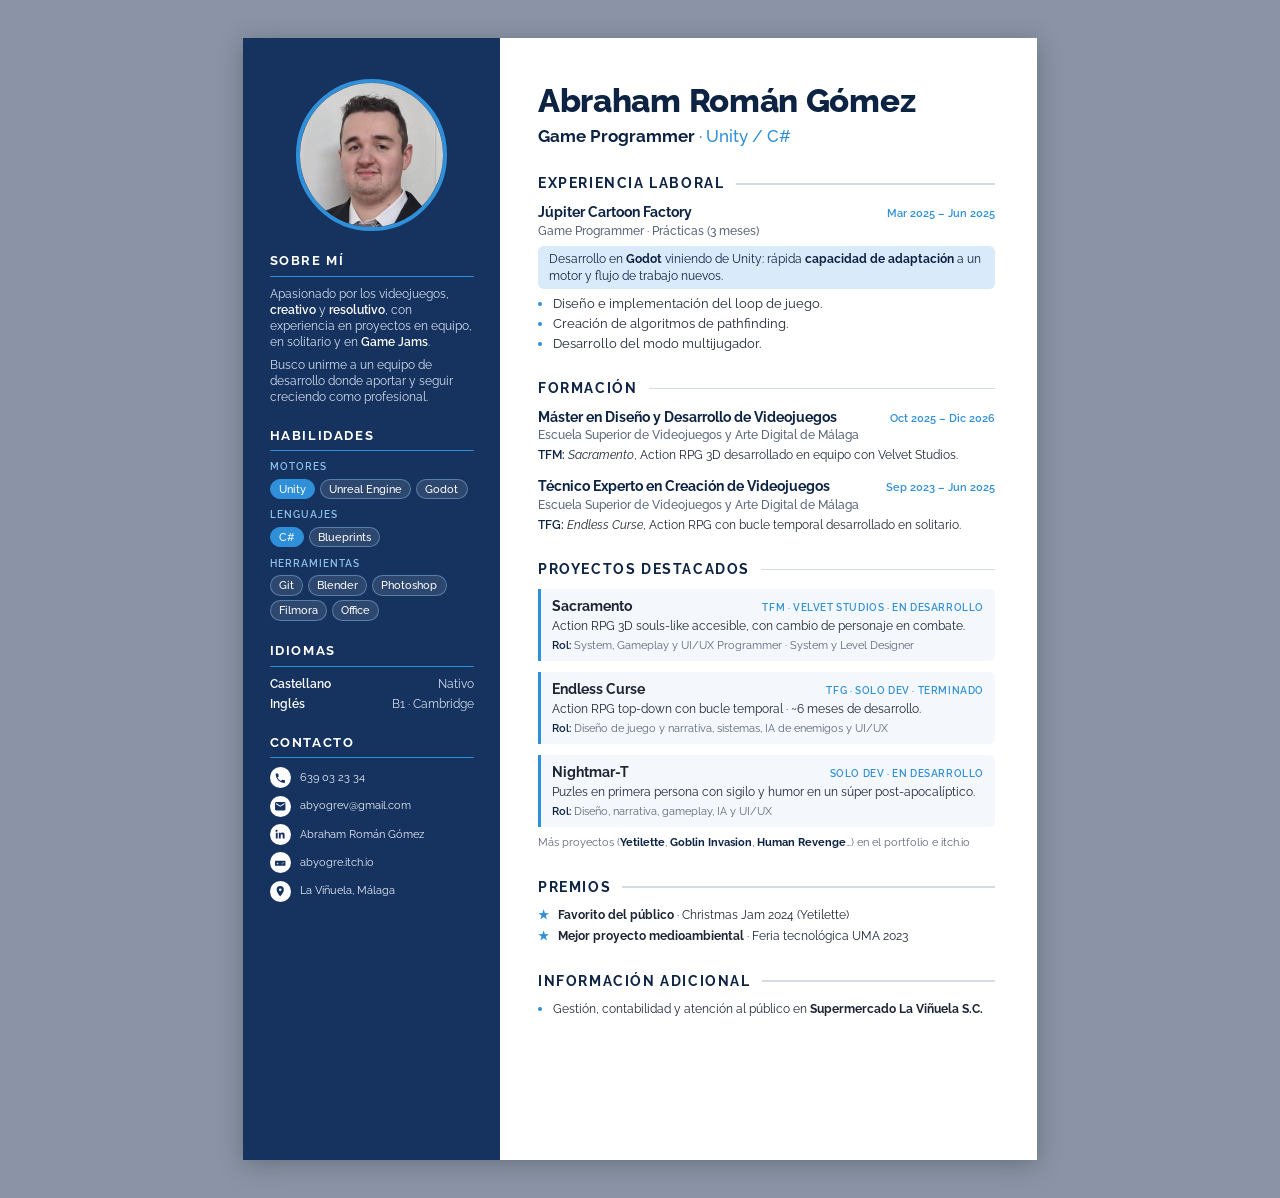
<file: CV/cv.html>
<!DOCTYPE html>
<html lang="es">
<head>
    <meta charset="UTF-8">
    <title>CV · Abraham Román Gómez</title>
    <link rel="preconnect" href="https://fonts.googleapis.com">
    <link rel="preconnect" href="https://fonts.gstatic.com" crossorigin>
    <link href="https://fonts.googleapis.com/css2?family=Raleway:wght@400;500;600;700;800&display=swap" rel="stylesheet">
    <!--
        Para exportar a PDF: abrir en Chrome/Edge → Ctrl+P → Destino "Guardar como PDF",
        Márgenes "Ninguno" y activar "Gráficos de fondo".
        Foto: se carga desde "Foto CV.jpeg" en la raíz del proyecto.
        Los textos resaltados en amarillo (.todo) son datos pendientes de rellenar.
    -->
    <style>
        :root {
            --navy: #0d2344;
            --side: #16335f;
            --accent: #2f8fd8;
            --accent-soft: #d9ebfa;
            --text: #1d2433;
            --muted: #5b6577;
            --line: #d5dbe5;
        }

        @page {
            size: A4;
            margin: 0;
        }

        * {
            box-sizing: border-box;
            margin: 0;
            padding: 0;
        }

        html,
        body {
            -webkit-print-color-adjust: exact;
            print-color-adjust: exact;
        }

        body {
            background: #8a94a6;
            font-family: "Raleway", "Segoe UI", Arial, sans-serif;
            color: var(--text);
            font-size: 9.2pt;
            line-height: 1.38;
        }

        .page {
            width: 210mm;
            height: 297mm;
            margin: 10mm auto;
            background: #fff;
            display: grid;
            grid-template-columns: 68mm 1fr;
            overflow: hidden;
            box-shadow: 0 4px 24px rgba(0, 0, 0, .25);
        }

        @media print {
            body {
                background: #fff;
            }

            .page {
                margin: 0;
                box-shadow: none;
            }
        }

        /* ---------- Sidebar ---------- */
        .side {
            background: var(--side);
            color: #e6edf7;
            padding: 11mm 7mm 9mm;
            display: flex;
            flex-direction: column;
            gap: 5.5mm;
        }

        .photo {
            width: 40mm;
            height: 40mm;
            margin: 0 auto;
            border-radius: 50%;
            border: 1.2mm solid var(--accent);
            background: var(--navy);
            overflow: hidden;
            display: grid;
            place-items: center;
            font-size: 22pt;
            font-weight: 800;
            color: var(--accent);
            letter-spacing: 1px;
        }

        .photo {
            position: relative;
        }

        .photo img {
            position: absolute;
            inset: 0;
            width: 100%;
            height: 100%;
            object-fit: cover;
        }

        .side h2 {
            font-size: 10pt;
            font-weight: 700;
            letter-spacing: 1.6px;
            text-transform: uppercase;
            color: #fff;
            padding-bottom: 1.6mm;
            margin-bottom: 2.4mm;
            border-bottom: 0.4mm solid var(--accent);
        }

        .side p {
            font-size: 8.8pt;
            color: #d3deee;
        }

        .side strong {
            color: #fff;
            font-weight: 600;
        }

        .skill-group {
            margin-bottom: 2.4mm;
        }

        .skill-group:last-child {
            margin-bottom: 0;
        }

        .skill-group h3 {
            font-size: 7.6pt;
            font-weight: 600;
            text-transform: uppercase;
            letter-spacing: 1px;
            color: #8fc3ee;
            margin-bottom: 1.2mm;
        }

        .chips {
            display: flex;
            flex-wrap: wrap;
            gap: 1.2mm;
        }

        .chip {
            font-size: 8pt;
            font-weight: 500;
            padding: 0.5mm 2.2mm;
            border-radius: 3mm;
            background: rgba(255, 255, 255, .1);
            border: 0.25mm solid rgba(143, 195, 238, .45);
            color: #fff;
        }

        .chip.key {
            background: var(--accent);
            border-color: var(--accent);
        }

        .lang {
            display: flex;
            justify-content: space-between;
            font-size: 8.8pt;
        }

        .lang+.lang {
            margin-top: 1mm;
        }

        .lang span {
            color: #d3deee;
        }

        .contact {
            list-style: none;
            display: flex;
            flex-direction: column;
            gap: 1.9mm;
        }

        .contact li {
            display: flex;
            align-items: center;
            gap: 2.4mm;
            font-size: 8.4pt;
            color: #e6edf7;
            word-break: break-all;
        }

        .contact a {
            color: inherit;
            text-decoration: none;
        }

        .ico {
            flex: none;
            width: 5.6mm;
            height: 5.6mm;
            border-radius: 50%;
            background: #fff;
            display: grid;
            place-items: center;
        }

        .ico svg {
            width: 3.3mm;
            height: 3.3mm;
            fill: var(--side);
        }

        /* ---------- Main ---------- */
        .main {
            padding: 12mm 11mm 9mm 10mm;
            display: flex;
            flex-direction: column;
            gap: 7mm;
        }

        header h1 {
            font-size: 25pt;
            font-weight: 800;
            color: var(--navy);
            line-height: 1.05;
            letter-spacing: -0.3px;
        }

        header .role {
            margin-top: 1.8mm;
            font-size: 12.5pt;
            font-weight: 500;
            color: var(--accent);
        }

        header .role b {
            color: var(--navy);
            font-weight: 700;
        }

        .main h2 {
            display: flex;
            align-items: center;
            gap: 3mm;
            font-size: 10.5pt;
            font-weight: 700;
            letter-spacing: 1.6px;
            text-transform: uppercase;
            color: var(--navy);
            margin-bottom: 2.6mm;
        }

        .main h2::after {
            content: "";
            flex: 1;
            height: 0.4mm;
            background: var(--line);
        }

        .entry+.entry {
            margin-top: 3.6mm;
        }

        .entry-head {
            display: flex;
            justify-content: space-between;
            align-items: baseline;
            gap: 3mm;
        }

        .entry h3 {
            font-size: 10.6pt;
            font-weight: 700;
            color: var(--navy);
        }

        .date {
            flex: none;
            font-size: 8.4pt;
            font-weight: 600;
            color: var(--accent);
        }

        .sub {
            font-size: 9.2pt;
            color: var(--muted);
            font-weight: 500;
        }

        .highlight {
            margin-top: 1.6mm;
            padding: 1.4mm 3mm;
            background: var(--accent-soft);
            border-radius: 1.5mm;
            font-size: 8.9pt;
            color: var(--navy);
        }

        .highlight b {
            font-weight: 700;
        }

        .detail {
            margin-top: 0.8mm;
            font-size: 8.9pt;
        }

        .detail b {
            color: var(--navy);
            font-weight: 600;
        }

        .entry ul {
            margin: 1.4mm 0 0 4mm;
            font-size: 9.4pt;
        }

        .entry li {
            margin-top: 0.8mm;
        }

        .entry li::marker {
            color: var(--accent);
        }

        .project {
            padding: 2.2mm 3mm;
            border-left: 0.8mm solid var(--accent);
            background: #f4f8fc;
            border-radius: 0 1.5mm 1.5mm 0;
        }

        .project+.project {
            margin-top: 2.8mm;
        }

        .project .tag {
            font-size: 7.4pt;
            font-weight: 600;
            color: var(--accent);
            text-transform: uppercase;
            letter-spacing: .6px;
        }

        .project p {
            margin-top: 0.6mm;
            font-size: 8.7pt;
        }

        .project .roles {
            margin-top: 0.8mm;
            font-size: 8pt;
            color: var(--muted);
        }

        .project .roles b {
            color: var(--navy);
            font-weight: 600;
        }

        .award {
            color: #b8860b;
            font-weight: 700;
        }

        .more {
            margin-top: 2.2mm;
            font-size: 8.5pt;
            color: var(--muted);
        }

        .more b {
            color: var(--navy);
        }

        .awards {
            list-style: none;
        }

        .awards li {
            display: flex;
            gap: 2.4mm;
        }

        .awards li+li,
        .extra li+li {
            margin-top: 1.2mm;
        }

        .extra {
            margin-left: 4mm;
        }

        .extra li::marker {
            color: var(--accent);
        }

        .awards .star {
            color: var(--accent);
            font-weight: 700;
        }

        .todo,
        .side .todo {
            background: #fff3a8;
            color: #6b5600;
            padding: 0 1mm;
            border-radius: 0.8mm;
        }
    </style>
</head>

<body>
    <div class="page">

        <!-- ================= SIDEBAR ================= -->
        <aside class="side">
            <div class="photo">
                <img src="../Foto%20CV.jpeg" alt="Abraham Román Gómez" onerror="this.remove()">
                <span class="initials">AR</span>
            </div>

            <section>
                <h2>Sobre mí</h2>
                <p>Apasionado por los videojuegos, <strong>creativo</strong> y <strong>resolutivo</strong>, con
                    experiencia en proyectos en equipo, en solitario y en <strong>Game Jams</strong>.</p>
                <p style="margin-top:1.6mm">Busco unirme a un equipo de desarrollo donde aportar y seguir creciendo
                    como profesional.</p>
            </section>

            <section>
                <h2>Habilidades</h2>
                <div class="skill-group">
                    <h3>Motores</h3>
                    <div class="chips">
                        <span class="chip key">Unity</span>
                        <span class="chip">Unreal Engine</span>
                        <span class="chip">Godot</span>
                    </div>
                </div>
                <div class="skill-group">
                    <h3>Lenguajes</h3>
                    <div class="chips">
                        <span class="chip key">C#</span>
                        <span class="chip">Blueprints</span>
                    </div>
                </div>
                <div class="skill-group">
                    <h3>Herramientas</h3>
                    <div class="chips">
                        <span class="chip">Git</span>
                        <span class="chip">Blender</span>
                        <span class="chip">Photoshop</span>
                        <span class="chip">Filmora</span>
                        <span class="chip">Office</span>
                    </div>
                </div>
            </section>

            <section>
                <h2>Idiomas</h2>
                <div class="lang"><strong>Castellano</strong><span>Nativo</span></div>
                <div class="lang"><strong>Inglés</strong><span>B1 · Cambridge</span></div>
            </section>

            <section>
                <h2>Contacto</h2>
                <ul class="contact">
                    <li>
                        <span class="ico"><svg viewBox="0 0 24 24">
                                <path d="M6.6 10.8a15.1 15.1 0 0 0 6.6 6.6l2.2-2.2a1 1 0 0 1 1-.25 11.4 11.4 0 0 0 3.6.57 1 1 0 0 1 1 1V20a1 1 0 0 1-1 1A17 17 0 0 1 3 4a1 1 0 0 1 1-1h3.5a1 1 0 0 1 1 1c0 1.25.2 2.45.57 3.57a1 1 0 0 1-.25 1z" />
                            </svg></span>
                        639 03 23 34
                    </li>
                    <li>
                        <span class="ico"><svg viewBox="0 0 24 24">
                                <path d="M20 4H4a2 2 0 0 0-2 2v12a2 2 0 0 0 2 2h16a2 2 0 0 0 2-2V6a2 2 0 0 0-2-2zm0 4-8 5-8-5V6l8 5 8-5z" />
                            </svg></span>
                        <a href="mailto:abyogrev@gmail.com">abyogrev@gmail.com</a>
                    </li>
                    <!-- Portfolio: descomentar y poner la URL cuando esté publicado
                    <li>
                        <span class="ico"><svg viewBox="0 0 24 24">
                                <path d="M12 2a10 10 0 1 0 0 20 10 10 0 0 0 0-20zm6.9 6h-2.9a15.7 15.7 0 0 0-1.4-3.6A8 8 0 0 1 18.9 8zM12 4a14 14 0 0 1 1.9 4h-3.8A14 14 0 0 1 12 4zM4.3 14a8.2 8.2 0 0 1 0-4h3.4a16.5 16.5 0 0 0 0 4zm.8 2H8a15.7 15.7 0 0 0 1.4 3.6A8 8 0 0 1 5.1 16zM8 8H5.1a8 8 0 0 1 4.3-3.6A15.7 15.7 0 0 0 8 8zm4 12a14 14 0 0 1-1.9-4h3.8A14 14 0 0 1 12 20zm2.3-6H9.7a14.7 14.7 0 0 1 0-4h4.6a14.7 14.7 0 0 1 0 4zm.3 5.6A15.7 15.7 0 0 0 16 16h2.9a8 8 0 0 1-4.3 3.6zm1.7-5.6a16.5 16.5 0 0 0 0-4h3.4a8.2 8.2 0 0 1 0 4z" />
                            </svg></span>
                        <span class="todo">tuportfolio.com</span>
                    </li>
                    -->
                    <li>
                        <span class="ico"><svg viewBox="0 0 24 24">
                                <path d="M20.4 20.4h-3.6v-5.6c0-1.3 0-3-1.8-3s-2.1 1.4-2.1 2.9v5.7H9.3V9h3.4v1.6h.1a3.7 3.7 0 0 1 3.4-1.9c3.6 0 4.3 2.4 4.3 5.5zM5.3 7.4a2.1 2.1 0 1 1 0-4.1 2.1 2.1 0 0 1 0 4.1zM7.1 20.4H3.5V9h3.6z" />
                            </svg></span>
                        <a href="https://www.linkedin.com/in/abraham-rom%C3%A1n-g%C3%B3mez-2b6ab4355/">Abraham Román Gómez</a>
                    </li>
                    <li>
                        <span class="ico"><svg viewBox="0 0 24 24">
                                <path d="M21 7H3a1 1 0 0 0-1 1v8a1 1 0 0 0 1 1h18a1 1 0 0 0 1-1V8a1 1 0 0 0-1-1zM9 13H7.5v1.5h-1V13H5v-1h1.5v-1.5h1V12H9zm6.5 1a1 1 0 1 1 0-2 1 1 0 0 1 0 2zm2.5-2a1 1 0 1 1 0-2 1 1 0 0 1 0 2z" />
                            </svg></span>
                        <a href="https://abyogre.itch.io">abyogre.itch.io</a>
                    </li>
                    <li>
                        <span class="ico"><svg viewBox="0 0 24 24">
                                <path d="M12 2a7 7 0 0 0-7 7c0 5.2 7 13 7 13s7-7.8 7-13a7 7 0 0 0-7-7zm0 9.5a2.5 2.5 0 1 1 0-5 2.5 2.5 0 0 1 0 5z" />
                            </svg></span>
                        La Viñuela, Málaga
                    </li>
                </ul>
            </section>
        </aside>

        <!-- ================= MAIN ================= -->
        <main class="main">
            <header>
                <h1>Abraham Román Gómez</h1>
                <div class="role"><b>Game Programmer</b> · Unity / C#</div>
            </header>

            <section>
                <h2>Experiencia laboral</h2>
                <div class="entry">
                    <div class="entry-head">
                        <h3>Júpiter Cartoon Factory</h3>
                        <span class="date">Mar 2025 – Jun 2025</span>
                    </div>
                    <div class="sub">Game Programmer · Prácticas (3 meses)</div>
                    <div class="highlight">Desarrollo en <b>Godot</b> viniendo de Unity: rápida
                        <b>capacidad de adaptación</b> a un motor y flujo de trabajo nuevos.</div>
                    <ul>
                        <li>Diseño e implementación del loop de juego.</li>
                        <li>Creación de algoritmos de pathfinding.</li>
                        <li>Desarrollo del modo multijugador.</li>
                    </ul>
                </div>
            </section>

            <section>
                <h2>Formación</h2>
                <div class="entry">
                    <div class="entry-head">
                        <h3>Máster en Diseño y Desarrollo de Videojuegos</h3>
                        <span class="date">Oct 2025 – Dic 2026</span>
                    </div>
                    <div class="sub">Escuela Superior de Videojuegos y Arte Digital de Málaga</div>
                    <div class="detail"><b>TFM:</b> <i>Sacramento</i>, Action RPG 3D desarrollado en equipo con Velvet
                        Studios.</div>
                </div>
                <div class="entry">
                    <div class="entry-head">
                        <h3>Técnico Experto en Creación de Videojuegos</h3>
                        <span class="date">Sep 2023 – Jun 2025</span>
                    </div>
                    <div class="sub">Escuela Superior de Videojuegos y Arte Digital de Málaga</div>
                    <div class="detail"><b>TFG:</b> <i>Endless Curse</i>, Action RPG con bucle temporal desarrollado en
                        solitario.</div>
                </div>
            </section>

            <section>
                <h2>Proyectos destacados</h2>
                <div class="project">
                    <div class="entry-head">
                        <h3>Sacramento</h3>
                        <span class="tag">TFM · Velvet Studios · En desarrollo</span>
                    </div>
                    <p>Action RPG 3D souls-like accesible, con cambio de personaje en combate.</p>
                    <div class="roles"><b>Rol:</b> System, Gameplay y UI/UX Programmer · System y Level Designer</div>
                </div>
                <div class="project">
                    <div class="entry-head">
                        <h3>Endless Curse</h3>
                        <span class="tag">TFG · Solo Dev · Terminado</span>
                    </div>
                    <p>Action RPG top-down con bucle temporal · ~6 meses de desarrollo.</p>
                    <div class="roles"><b>Rol:</b> Diseño de juego y narrativa, sistemas, IA de enemigos y UI/UX</div>
                </div>
                <div class="project">
                    <div class="entry-head">
                        <h3>Nightmar-T</h3>
                        <span class="tag">Solo Dev · En desarrollo</span>
                    </div>
                    <p>Puzles en primera persona con sigilo y humor en un súper post-apocalíptico.</p>
                    <div class="roles"><b>Rol:</b> Diseño, narrativa, gameplay, IA y UI/UX</div>
                </div>
                <div class="more">Más proyectos (<b>Yetilette</b>, <b>Goblin Invasion</b>, <b>Human Revenge</b>…) en el portfolio e itch.io</div>
            </section>

            <section>
                <h2>Premios</h2>
                <ul class="awards">
                    <li><span class="star">★</span><span><b>Favorito del público</b> · Christmas Jam 2024
                            (Yetilette)</span></li>
                    <li><span class="star">★</span><span><b>Mejor proyecto medioambiental</b> · Feria tecnológica UMA 2023</span></li>
                </ul>
            </section>

            <section>
                <h2>Información adicional</h2>
                <ul class="extra">
                    <li>Gestión, contabilidad y atención al público en <b>Supermercado La Viñuela S.C.</b></li>
                    
                </ul>
            </section>
        </main>
    </div>
</body>

</html>
</file>
